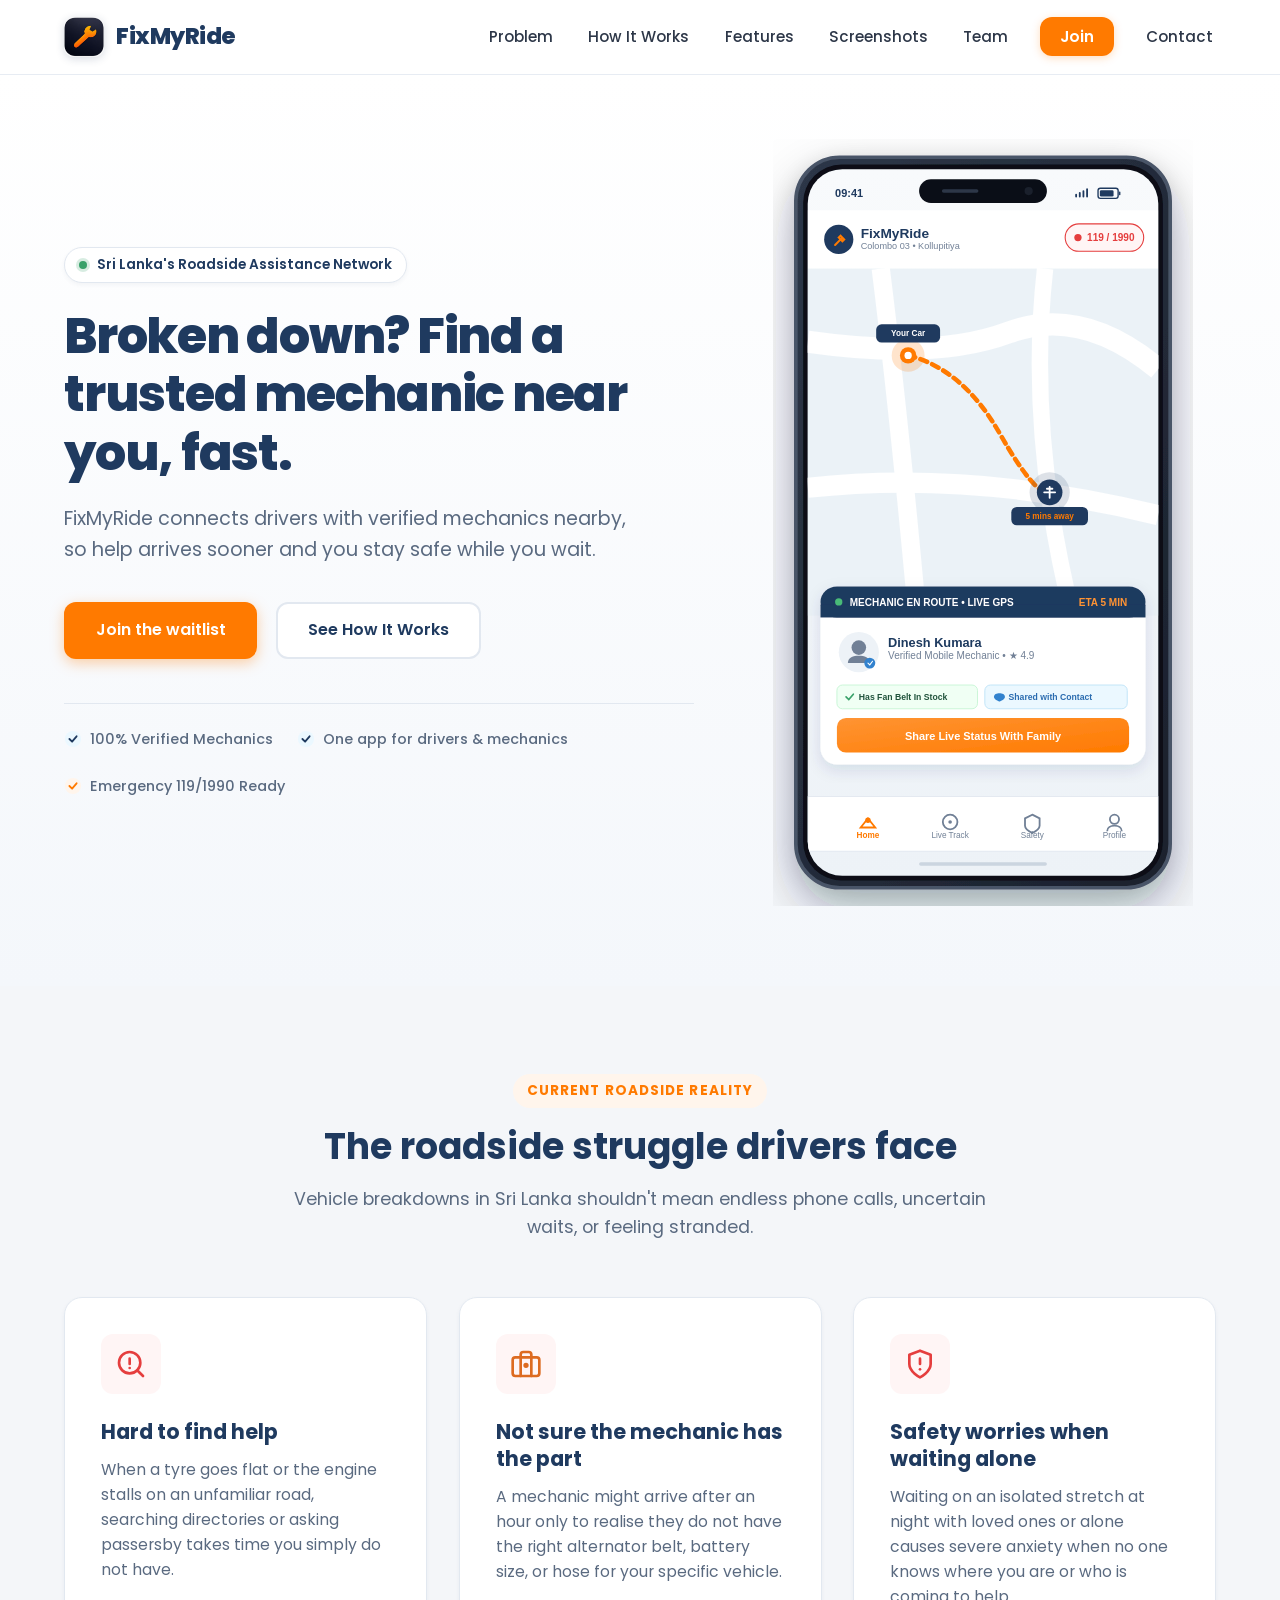
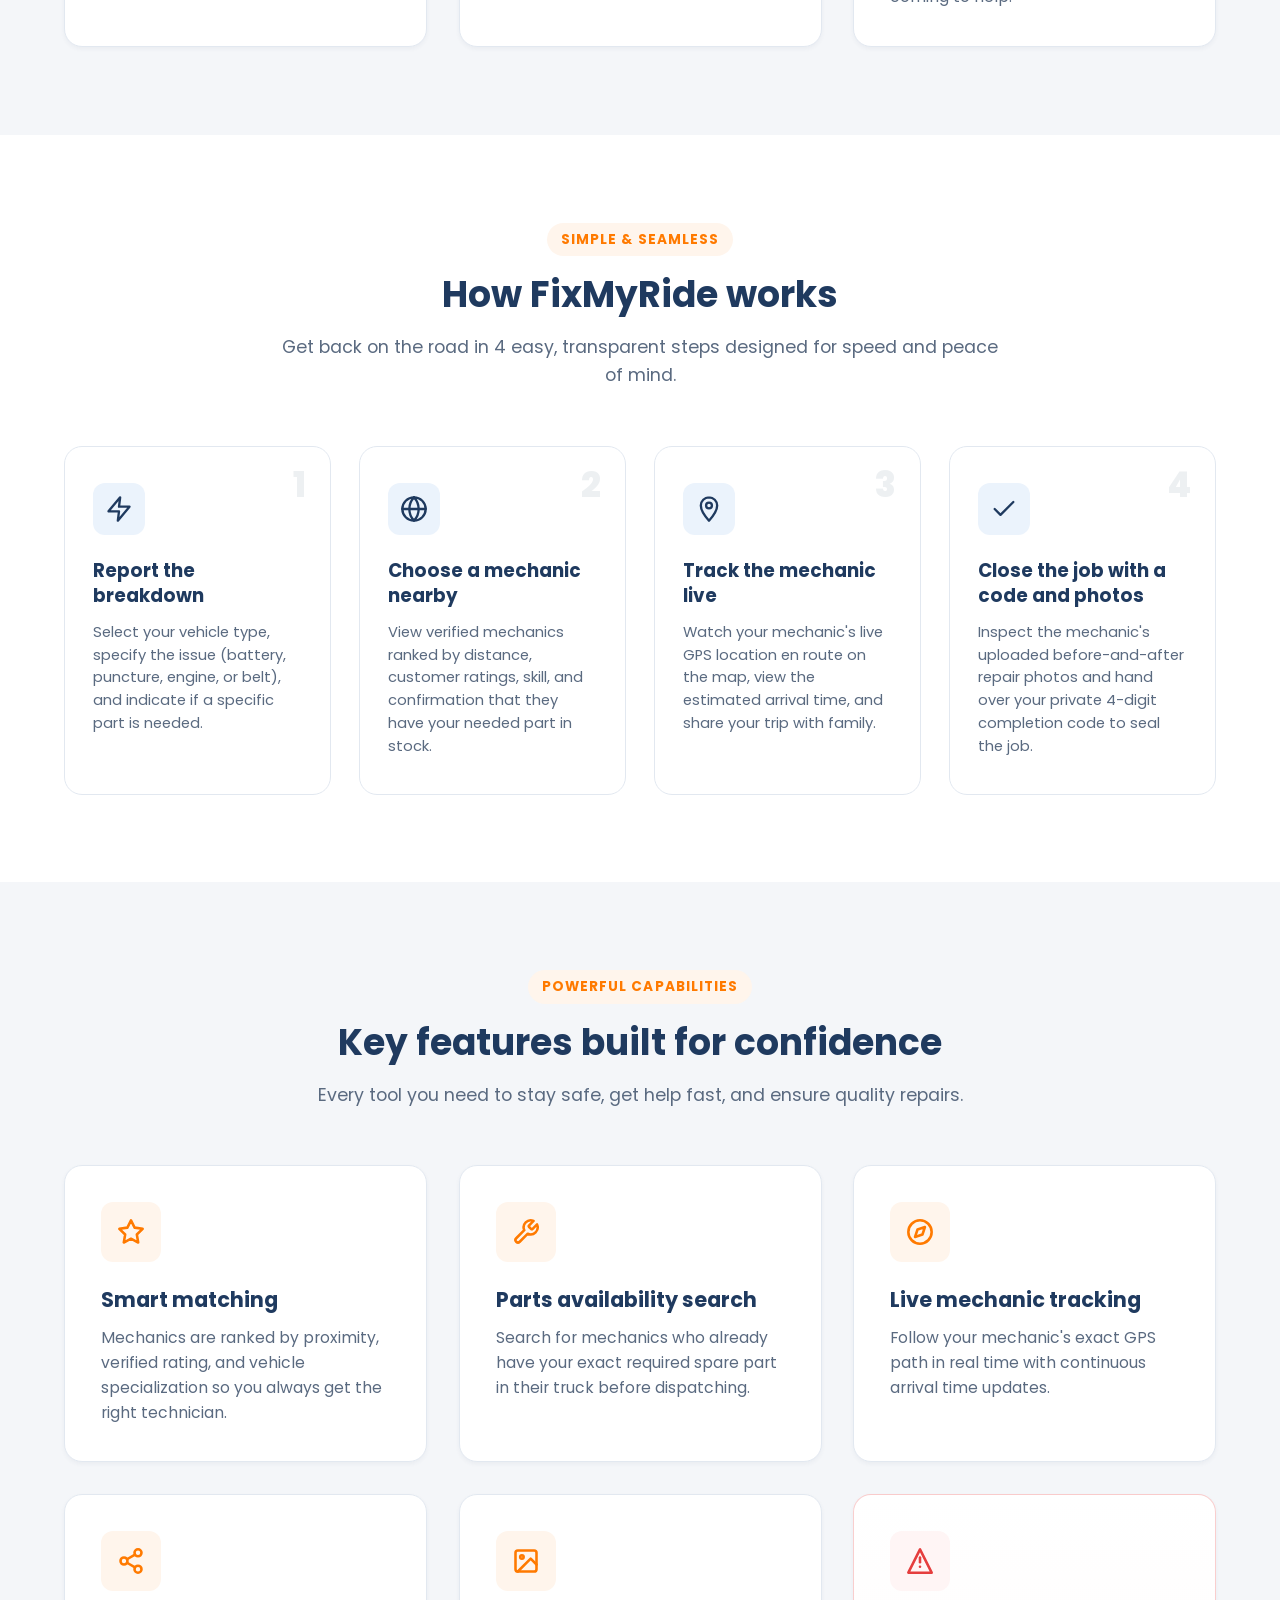
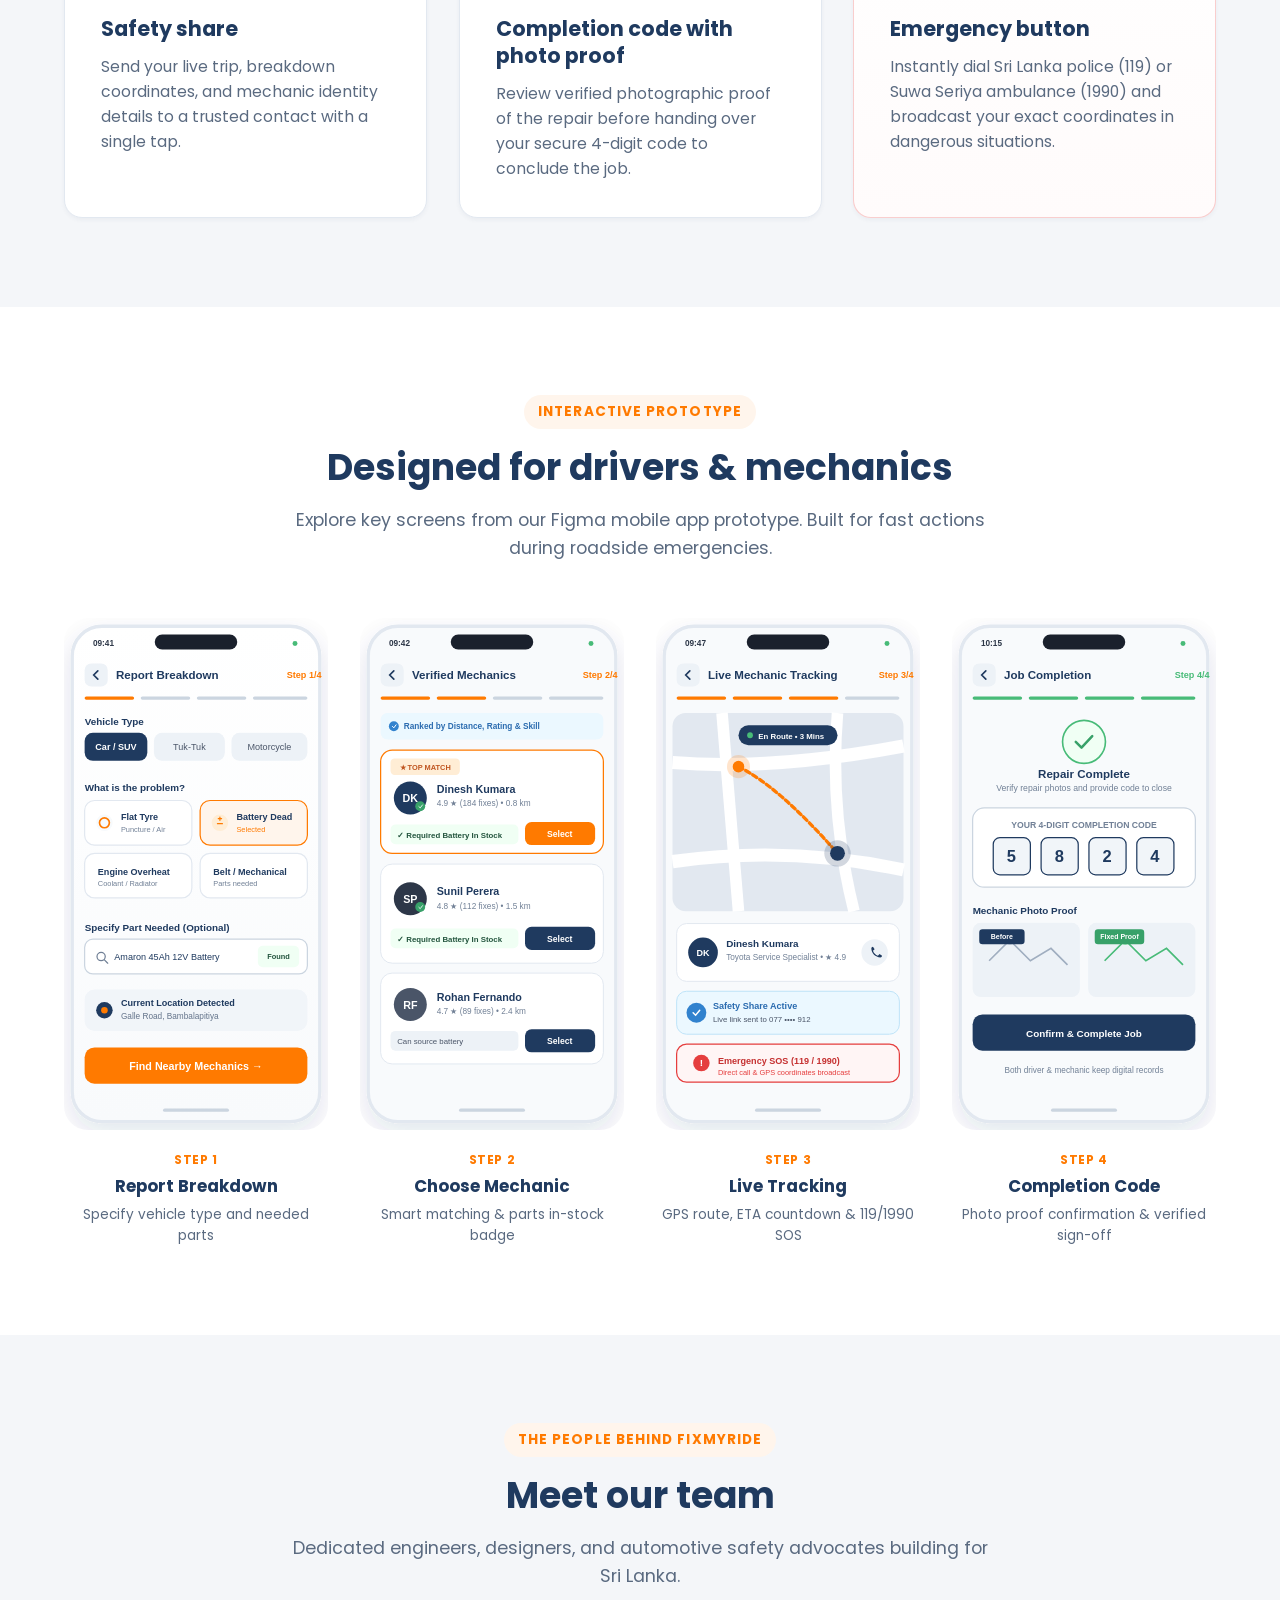
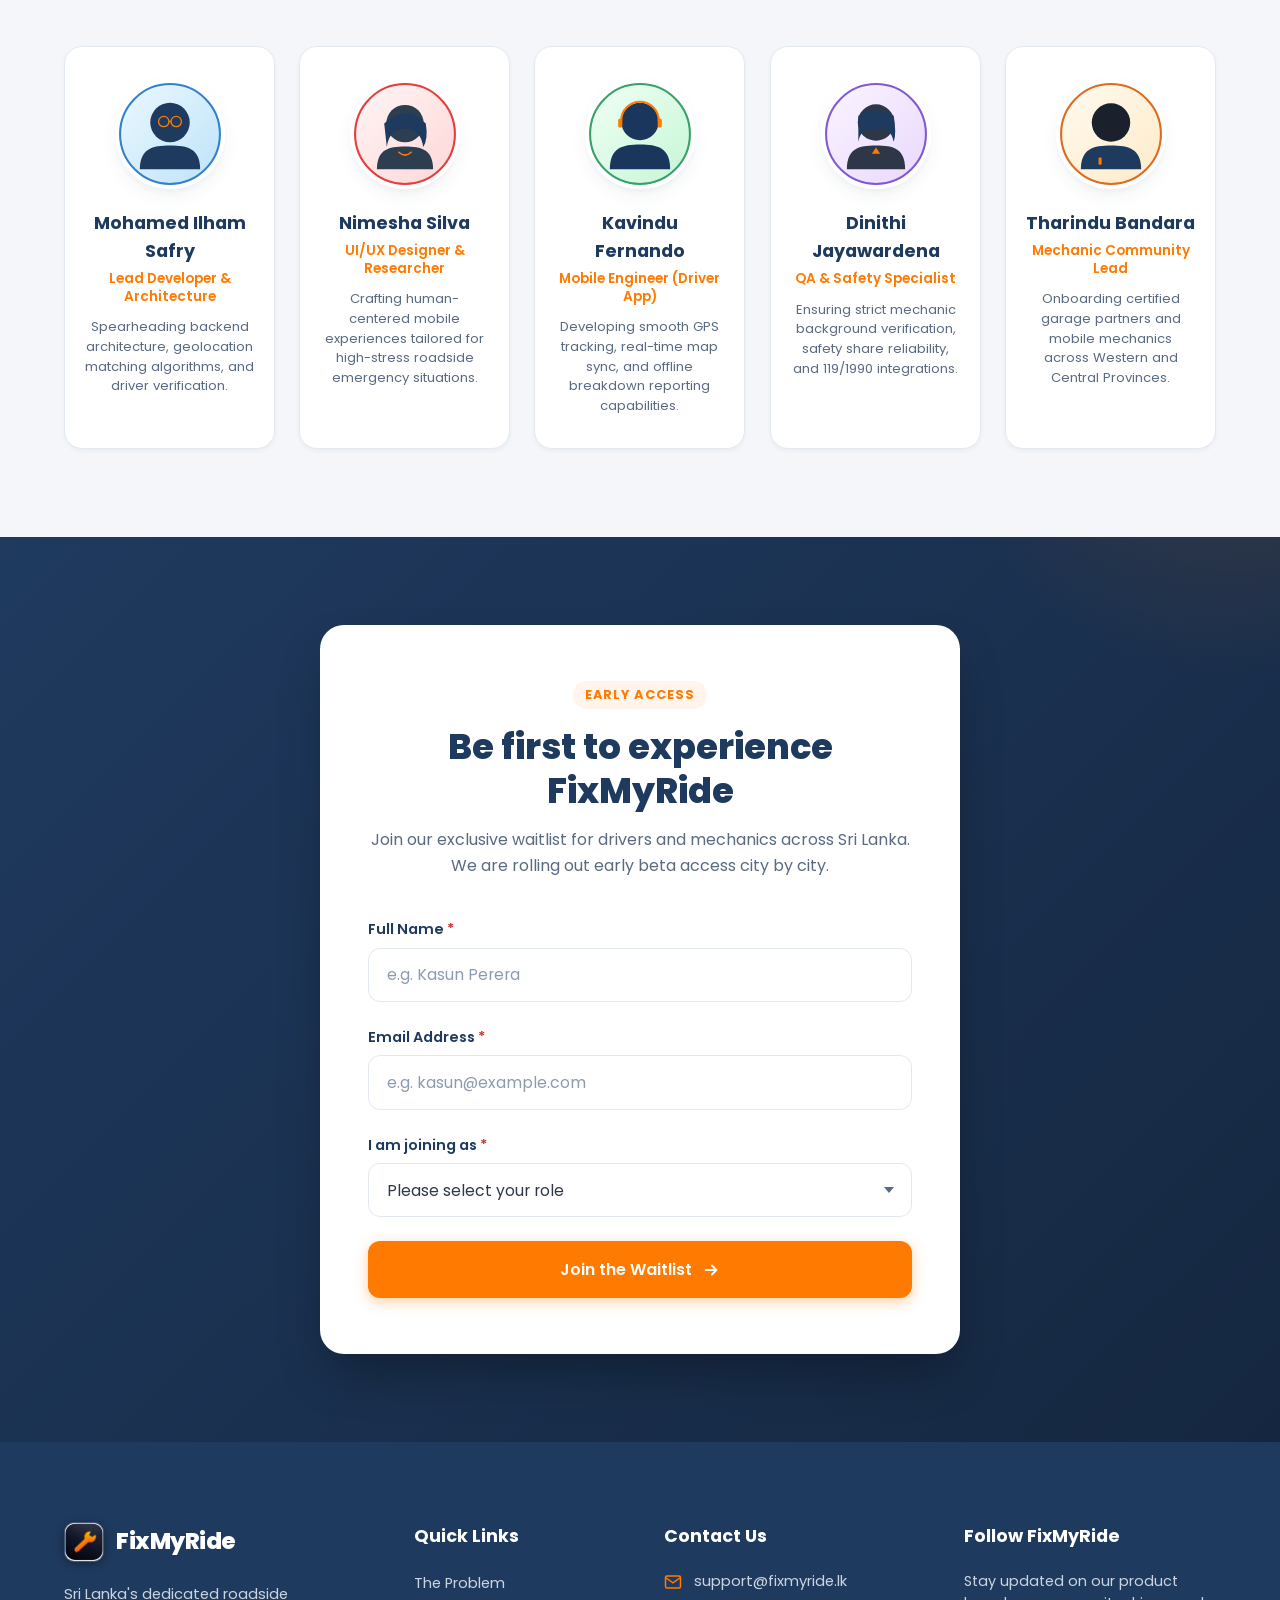
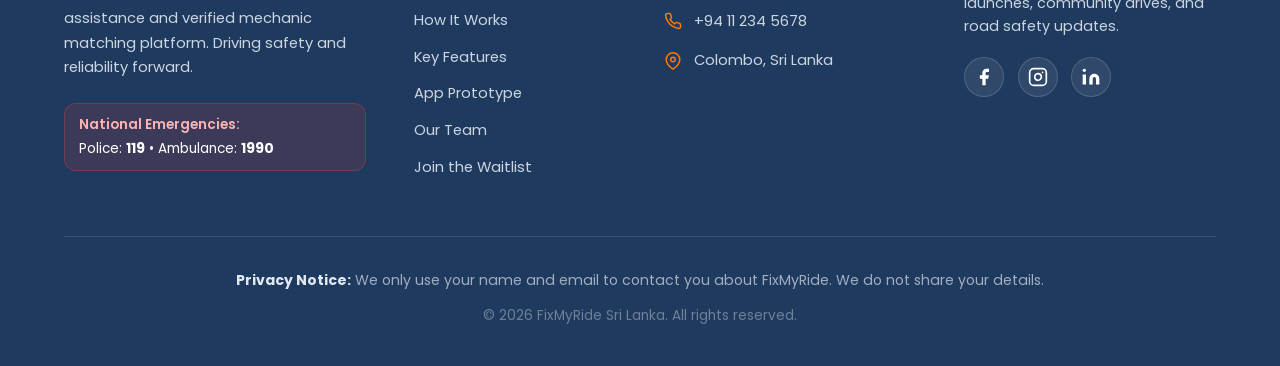
<file: index.html>
<!DOCTYPE html>
<html lang="en">
<head>
  <meta charset="UTF-8">
  <meta name="viewport" content="width=device-width, initial-scale=1.0">
  <meta http-equiv="X-UA-Compatible" content="ie=edge">

  <!-- SEO Meta Tags -->
  <title>FixMyRide | Trusted Mobile Mechanics Near You in Sri Lanka</title>
  <meta name="description" content="FixMyRide connects drivers across Sri Lanka with verified mechanics nearby. Search by parts availability, track your mechanic live, and stay safe with emergency sharing.">
  <meta name="keywords" content="FixMyRide, mobile mechanic Sri Lanka, vehicle breakdown assistance, Colombo roadside help, verified mechanics, parts search, emergency 119">
  <meta name="author" content="FixMyRide Team">

  <!-- Favicon -->
  <link rel="icon" type="image/jpeg" href="images/app-logo.jpeg">
  <link rel="apple-touch-icon" href="images/app-logo.jpeg">

  <!-- Open Graph / Facebook & WhatsApp Preview -->
  <meta property="og:type" content="website">
  <meta property="og:url" content="https://fixmyride.lk/">
  <meta property="og:title" content="FixMyRide | Find a Trusted Mechanic Near You, Fast">
  <meta property="og:description" content="Broken down in Sri Lanka? FixMyRide connects drivers with verified nearby mechanics, parts availability search, live GPS tracking, and safety sharing.">
  <meta property="og:image" content="images/app-logo.jpeg">
  <meta property="og:locale" content="en_LK">

  <!-- Twitter Card Preview -->
  <meta name="twitter:card" content="summary_large_image">
  <meta name="twitter:title" content="FixMyRide | Find a Trusted Mechanic Near You, Fast">
  <meta name="twitter:description" content="FixMyRide connects drivers in Sri Lanka with verified mechanics nearby, parts availability search, and live tracking.">
  <meta name="twitter:image" content="images/app-logo.jpeg">

  <!-- Google Fonts: Poppins (Clean & Friendly) -->
  <link rel="preconnect" href="https://fonts.googleapis.com">
  <link rel="preconnect" href="https://fonts.gstatic.com" crossorigin>
  <link href="https://fonts.googleapis.com/css2?family=Poppins:wght@300;400;500;600;700;800&display=swap" rel="stylesheet">

  <!-- Custom Stylesheet -->
  <!-- Stylesheets (one per member, order matters) -->
  <link rel="stylesheet" href="css/base.css">          <!-- Member 1 -->
  <link rel="stylesheet" href="css/hero.css">          <!-- Member 2 -->
  <link rel="stylesheet" href="css/features.css">      <!-- Member 3 -->
  <link rel="stylesheet" href="css/gallery-team.css">  <!-- Member 4 -->
  <link rel="stylesheet" href="css/form-footer.css">   <!-- Member 5 -->
</head>
<body>

  <!-- ===== MEMBER 2 START: Splash screen ===== -->
  <!-- =========================================================================
       APP SPLASH SCREEN / PRELOADER
       Smooth branded intro screen displaying the FixMyRide app logo on startup.
       ========================================================================= -->
  <div class="splash-screen" id="splash-screen" role="status" aria-live="polite" aria-busy="true">
    <div class="splash-content">
      <div class="splash-logo-wrapper">
        <img src="images/app-logo.jpeg" alt="FixMyRide App Logo" class="splash-logo" width="96" height="96">
        <div class="splash-pulse" aria-hidden="true"></div>
      </div>
      <h2 class="splash-title">FixMyRide</h2>
      <p class="splash-tagline">Sri Lanka's Roadside Assistance Network</p>
      <div class="splash-loader" aria-hidden="true">
        <div class="splash-loader-bar"></div>
      </div>
    </div>
  </div>
  <!-- ===== MEMBER 2 END ===== -->

  <!-- ===== MEMBER 1 START: Skip link & header / navigation ===== -->
  <!-- Accessible Skip Link for Keyboard Navigation -->
  <a href="#main-content" class="skip-link">Skip to main content</a>

  <!-- =====================================================================
       1. NAVIGATION BAR
       Includes text logo with wrench/car icon, section links & mobile menu.
       ===================================================================== -->
  <header class="site-header" id="header">
    <div class="container nav-container">
      <!-- Logo -->
      <a href="#header" class="logo-link" aria-label="FixMyRide Homepage">
        <img src="images/app-logo.jpeg" alt="FixMyRide App Logo" class="brand-logo-img" width="40" height="40">
        <span class="logo-text">FixMyRide</span>
      </a>

      <!-- Mobile Hamburger Button -->
      <button type="button" class="hamburger-btn" id="hamburger-btn" aria-expanded="false" aria-controls="primary-nav" aria-label="Toggle navigation menu">
        <span class="hamburger-bar"></span>
        <span class="hamburger-bar"></span>
        <span class="hamburger-bar"></span>
      </button>

      <!-- Navigation Links -->
      <nav class="primary-nav" id="primary-nav" aria-label="Primary Navigation">
        <ul class="nav-list">
          <li class="nav-item"><a href="#problem" class="nav-link">Problem</a></li>
          <li class="nav-item"><a href="#how-it-works" class="nav-link">How It Works</a></li>
          <li class="nav-item"><a href="#features" class="nav-link">Features</a></li>
          <li class="nav-item"><a href="#screenshots" class="nav-link">Screenshots</a></li>
          <li class="nav-item"><a href="#team" class="nav-link">Team</a></li>
          <li class="nav-item"><a href="#join" class="nav-link nav-btn-highlight">Join</a></li>
          <li class="nav-item"><a href="#contact" class="nav-link">Contact</a></li>
        </ul>
      </nav>
    </div>
  </header>
  <!-- ===== MEMBER 1 END ===== -->

  <!-- Main Content Landmark for Screen Readers -->
  <main id="main-content">

  <!-- ===== MEMBER 2 START: Hero & Problem sections ===== -->
    <!-- =====================================================================
         2. HERO SECTION
         Headline, short sub-headline, CTA waitlist button, and phone mockup.
         ===================================================================== -->
    <section class="hero-section" id="hero">
      <div class="container hero-container">
        <!-- Hero Text Column -->
        <div class="hero-content">
          <div class="hero-badge">
            <span class="badge-dot" aria-hidden="true"></span>
            <span class="badge-text">Sri Lanka's Roadside Assistance Network</span>
          </div>

          <h1 class="hero-headline">
            Broken down? Find a trusted mechanic near you, fast.
          </h1>

          <p class="hero-subheadline">
            FixMyRide connects drivers with verified mechanics nearby, so help arrives sooner and you stay safe while you wait.
          </p>

          <div class="hero-actions">
            <a href="#join" class="btn btn-primary">Join the waitlist</a>
            <a href="#how-it-works" class="btn btn-secondary">See How It Works</a>
          </div>

          <!-- Quick trust indicators -->
          <ul class="hero-trust-list">
            <li class="trust-item">
              <svg class="trust-check" viewBox="0 0 20 20" width="18" height="18" fill="none" aria-hidden="true">
                <circle cx="10" cy="10" r="9" fill="#EBF8FF"/>
                <path d="M6 10 L9 13 L14 7" stroke="#1F3A5F" stroke-width="2" stroke-linecap="round" stroke-linejoin="round"/>
              </svg>
              <span>100% Verified Mechanics</span>
            </li>
            <li class="trust-item">
              <svg class="trust-check" viewBox="0 0 20 20" width="18" height="18" fill="none" aria-hidden="true">
                <circle cx="10" cy="10" r="9" fill="#EBF8FF"/>
                <path d="M6 10 L9 13 L14 7" stroke="#1F3A5F" stroke-width="2" stroke-linecap="round" stroke-linejoin="round"/>
              </svg>
              <span>One app for drivers &amp; mechanics</span>
            </li>
            <li class="trust-item">
              <svg class="trust-check" viewBox="0 0 20 20" width="18" height="18" fill="none" aria-hidden="true">
                <circle cx="10" cy="10" r="9" fill="#FFF5EC"/>
                <path d="M6 10 L9 13 L14 7" stroke="#FF7A00" stroke-width="2" stroke-linecap="round" stroke-linejoin="round"/>
              </svg>
              <span>Emergency 119/1990 Ready</span>
            </li>
          </ul>
        </div>

        <!-- Hero Phone Mockup Column -->
        <div class="hero-visual">
          <div class="phone-mockup-wrapper">
            <img src="images/hero-mockup.svg" 
                 alt="Phone mockup illustrating FixMyRide mobile app showing verified mechanic en route on a live map in Sri Lanka" 
                 class="hero-mockup-img" 
                 width="460" 
                 height="840" 
                 loading="eager">
          </div>
        </div>
      </div>
    </section>

    <!-- =====================================================================
         3. THE PROBLEM SECTION
         Three short cards highlighting real roadside struggles in Sri Lanka.
         ===================================================================== -->
    <section class="problem-section section-padding bg-light" id="problem">
      <div class="container">
        <div class="section-header text-center">
          <p class="section-tag">Current Roadside Reality</p>
          <h2 class="section-title">The roadside struggle drivers face</h2>
          <p class="section-subtitle">Vehicle breakdowns in Sri Lanka shouldn't mean endless phone calls, uncertain waits, or feeling stranded.</p>
        </div>

        <div class="cards-grid problem-grid">
          <!-- Problem Card 1 -->
          <article class="card problem-card">
            <div class="card-icon-box problem-icon-box" aria-hidden="true">
              <svg viewBox="0 0 24 24" width="32" height="32" fill="none" stroke="#E53E3E" stroke-width="2" stroke-linecap="round" stroke-linejoin="round">
                <circle cx="11" cy="11" r="8"/>
                <line x1="21" y1="21" x2="16.65" y2="16.65"/>
                <line x1="11" y1="8" x2="11" y2="12"/>
                <line x1="11" y1="15" x2="11.01" y2="15"/>
              </svg>
            </div>
            <h3 class="card-title">Hard to find help</h3>
            <p class="card-text">
              When a tyre goes flat or the engine stalls on an unfamiliar road, searching directories or asking passersby takes time you simply do not have.
            </p>
          </article>

          <!-- Problem Card 2 -->
          <article class="card problem-card">
            <div class="card-icon-box problem-icon-box" aria-hidden="true">
              <svg viewBox="0 0 24 24" width="32" height="32" fill="none" stroke="#DD6B20" stroke-width="2" stroke-linecap="round" stroke-linejoin="round">
                <rect x="2" y="7" width="20" height="14" rx="2" ry="2"/>
                <path d="M16 21V5a2 2 0 0 0-2-2h-4a2 2 0 0 0-2 2v16"/>
                <circle cx="12" cy="13" r="1"/>
              </svg>
            </div>
            <h3 class="card-title">Not sure the mechanic has the part</h3>
            <p class="card-text">
              A mechanic might arrive after an hour only to realise they do not have the right alternator belt, battery size, or hose for your specific vehicle.
            </p>
          </article>

          <!-- Problem Card 3 -->
          <article class="card problem-card">
            <div class="card-icon-box problem-icon-box" aria-hidden="true">
              <svg viewBox="0 0 24 24" width="32" height="32" fill="none" stroke="#E53E3E" stroke-width="2" stroke-linecap="round" stroke-linejoin="round">
                <path d="M12 22s8-4 8-10V5l-8-3-8 3v7c0 6 8 10 8 10z"/>
                <line x1="12" y1="8" x2="12" y2="12"/>
                <line x1="12" y1="16" x2="12.01" y2="16"/>
              </svg>
            </div>
            <h3 class="card-title">Safety worries when waiting alone</h3>
            <p class="card-text">
              Waiting on an isolated stretch at night with loved ones or alone causes severe anxiety when no one knows where you are or who is coming to help.
            </p>
          </article>
        </div>
      </div>
    </section>
  <!-- ===== MEMBER 2 END ===== -->

  <!-- ===== MEMBER 3 START: How It Works & Features sections ===== -->
    <!-- =====================================================================
         4. HOW IT WORKS SECTION
         4 simple steps: Report, Choose, Track, Close.
         ===================================================================== -->
    <section class="steps-section section-padding" id="how-it-works">
      <div class="container">
        <div class="section-header text-center">
          <p class="section-tag">Simple &amp; Seamless</p>
          <h2 class="section-title">How FixMyRide works</h2>
          <p class="section-subtitle">Get back on the road in 4 easy, transparent steps designed for speed and peace of mind.</p>
        </div>

        <div class="steps-grid">
          <!-- Step 1 -->
          <div class="step-card">
            <div class="step-number" aria-hidden="true">1</div>
            <div class="step-icon-wrapper" aria-hidden="true">
              <svg viewBox="0 0 24 24" width="28" height="28" fill="none" stroke="#1F3A5F" stroke-width="2" stroke-linecap="round" stroke-linejoin="round">
                <polygon points="13 2 3 14 12 14 11 22 21 10 12 10 13 2"/>
              </svg>
            </div>
            <h3 class="step-title">Report the breakdown</h3>
            <p class="step-text">
              Select your vehicle type, specify the issue (battery, puncture, engine, or belt), and indicate if a specific part is needed.
            </p>
          </div>

          <!-- Step 2 -->
          <div class="step-card">
            <div class="step-number" aria-hidden="true">2</div>
            <div class="step-icon-wrapper" aria-hidden="true">
              <svg viewBox="0 0 24 24" width="28" height="28" fill="none" stroke="#1F3A5F" stroke-width="2" stroke-linecap="round" stroke-linejoin="round">
                <circle cx="12" cy="12" r="10"/>
                <path d="M12 2a14.5 14.5 0 0 0 0 20 14.5 14.5 0 0 0 0-20"/>
                <path d="M2 12h20"/>
              </svg>
            </div>
            <h3 class="step-title">Choose a mechanic nearby</h3>
            <p class="step-text">
              View verified mechanics ranked by distance, customer ratings, skill, and confirmation that they have your needed part in stock.
            </p>
          </div>

          <!-- Step 3 -->
          <div class="step-card">
            <div class="step-number" aria-hidden="true">3</div>
            <div class="step-icon-wrapper" aria-hidden="true">
              <svg viewBox="0 0 24 24" width="28" height="28" fill="none" stroke="#1F3A5F" stroke-width="2" stroke-linecap="round" stroke-linejoin="round">
                <path d="M12 2C8.13 2 5 5.13 5 9c0 5.25 7 13 7 13s7-7.75 7-13c0-3.87-3.13-7-7-7z"/>
                <circle cx="12" cy="9" r="2.5"/>
              </svg>
            </div>
            <h3 class="step-title">Track the mechanic live</h3>
            <p class="step-text">
              Watch your mechanic's live GPS location en route on the map, view the estimated arrival time, and share your trip with family.
            </p>
          </div>

          <!-- Step 4 -->
          <div class="step-card">
            <div class="step-number" aria-hidden="true">4</div>
            <div class="step-icon-wrapper" aria-hidden="true">
              <svg viewBox="0 0 24 24" width="28" height="28" fill="none" stroke="#1F3A5F" stroke-width="2" stroke-linecap="round" stroke-linejoin="round">
                <polyline points="20 6 9 17 4 12"/>
              </svg>
            </div>
            <h3 class="step-title">Close the job with a code and photos</h3>
            <p class="step-text">
              Inspect the mechanic's uploaded before-and-after repair photos and hand over your private 4-digit completion code to seal the job.
            </p>
          </div>
        </div>
      </div>
    </section>

    <!-- =====================================================================
         5. KEY FEATURES SECTION
         Cards with icon, title, and one short sentence.
         ===================================================================== -->
    <section class="features-section section-padding bg-light" id="features">
      <div class="container">
        <div class="section-header text-center">
          <p class="section-tag">Powerful Capabilities</p>
          <h2 class="section-title">Key features built for confidence</h2>
          <p class="section-subtitle">Every tool you need to stay safe, get help fast, and ensure quality repairs.</p>
        </div>

        <div class="cards-grid features-grid">
          <!-- Feature 1: Smart matching -->
          <article class="card feature-card">
            <div class="card-icon-box feature-icon-box" aria-hidden="true">
              <svg viewBox="0 0 24 24" width="28" height="28" fill="none" stroke="#FF7A00" stroke-width="2.2" stroke-linecap="round" stroke-linejoin="round">
                <polygon points="12 2 15.09 8.26 22 9.27 17 14.14 18.18 21.02 12 17.77 5.82 21.02 7 14.14 2 9.27 8.91 8.26 12 2"/>
              </svg>
            </div>
            <h3 class="card-title">Smart matching</h3>
            <p class="card-text">
              Mechanics are ranked by proximity, verified rating, and vehicle specialization so you always get the right technician.
            </p>
          </article>

          <!-- Feature 2: Parts availability search -->
          <article class="card feature-card">
            <div class="card-icon-box feature-icon-box" aria-hidden="true">
              <svg viewBox="0 0 24 24" width="28" height="28" fill="none" stroke="#FF7A00" stroke-width="2.2" stroke-linecap="round" stroke-linejoin="round">
                <path d="M14.7 6.3a1 1 0 0 0 0 1.4l1.6 1.6a1 1 0 0 0 1.4 0l3.77-3.77a6 6 0 0 1-7.94 7.94l-6.91 6.91a2.12 2.12 0 0 1-3-3l6.91-6.91a6 6 0 0 1 7.94-7.94l-3.76 3.76z"/>
              </svg>
            </div>
            <h3 class="card-title">Parts availability search</h3>
            <p class="card-text">
              Search for mechanics who already have your exact required spare part in their truck before dispatching.
            </p>
          </article>

          <!-- Feature 3: Live mechanic tracking -->
          <article class="card feature-card">
            <div class="card-icon-box feature-icon-box" aria-hidden="true">
              <svg viewBox="0 0 24 24" width="28" height="28" fill="none" stroke="#FF7A00" stroke-width="2.2" stroke-linecap="round" stroke-linejoin="round">
                <circle cx="12" cy="12" r="10"/>
                <polygon points="16.24 7.76 14.12 14.12 7.76 16.24 9.88 9.88 16.24 7.76"/>
              </svg>
            </div>
            <h3 class="card-title">Live mechanic tracking</h3>
            <p class="card-text">
              Follow your mechanic's exact GPS path in real time with continuous arrival time updates.
            </p>
          </article>

          <!-- Feature 4: Safety share -->
          <article class="card feature-card">
            <div class="card-icon-box feature-icon-box" aria-hidden="true">
              <svg viewBox="0 0 24 24" width="28" height="28" fill="none" stroke="#FF7A00" stroke-width="2.2" stroke-linecap="round" stroke-linejoin="round">
                <circle cx="18" cy="5" r="3"/>
                <circle cx="6" cy="12" r="3"/>
                <circle cx="18" cy="19" r="3"/>
                <line x1="8.59" y1="13.51" x2="15.42" y2="17.49"/>
                <line x1="15.41" y1="6.51" x2="8.59" y2="10.49"/>
              </svg>
            </div>
            <h3 class="card-title">Safety share</h3>
            <p class="card-text">
              Send your live trip, breakdown coordinates, and mechanic identity details to a trusted contact with a single tap.
            </p>
          </article>

          <!-- Feature 5: Completion code with photo proof -->
          <article class="card feature-card">
            <div class="card-icon-box feature-icon-box" aria-hidden="true">
              <svg viewBox="0 0 24 24" width="28" height="28" fill="none" stroke="#FF7A00" stroke-width="2.2" stroke-linecap="round" stroke-linejoin="round">
                <rect x="3" y="3" width="18" height="18" rx="2" ry="2"/>
                <circle cx="8.5" cy="8.5" r="1.5"/>
                <polyline points="21 15 16 10 5 21"/>
              </svg>
            </div>
            <h3 class="card-title">Completion code with photo proof</h3>
            <p class="card-text">
              Review verified photographic proof of the repair before handing over your secure 4-digit code to conclude the job.
            </p>
          </article>

          <!-- Feature 6: Emergency button -->
          <article class="card feature-card feature-card-highlight">
            <div class="card-icon-box feature-icon-box alert-icon" aria-hidden="true">
              <svg viewBox="0 0 24 24" width="28" height="28" fill="none" stroke="#E53E3E" stroke-width="2.2" stroke-linecap="round" stroke-linejoin="round">
                <polygon points="12 2 2 22 22 22 12 2"/>
                <line x1="12" y1="9" x2="12" y2="13"/>
                <line x1="12" y1="17" x2="12.01" y2="17"/>
              </svg>
            </div>
            <h3 class="card-title">Emergency button</h3>
            <p class="card-text">
              Instantly dial Sri Lanka police (119) or Suwa Seriya ambulance (1990) and broadcast your exact coordinates in dangerous situations.
            </p>
          </article>
        </div>
      </div>
    </section>
  <!-- ===== MEMBER 3 END ===== -->

  <!-- ===== MEMBER 4 START: Screenshots & Team sections ===== -->
    <!-- =====================================================================
         6. APP SCREENSHOTS SECTION
         A row of 4 prototype phone-screen placeholder images (easily replaceable).
         ===================================================================== -->
    <section class="screenshots-section section-padding" id="screenshots">
      <div class="container">
        <div class="section-header text-center">
          <p class="section-tag">Interactive Prototype</p>
          <h2 class="section-title">Designed for drivers &amp; mechanics</h2>
          <p class="section-subtitle">Explore key screens from our Figma mobile app prototype. Built for fast actions during roadside emergencies.</p>
        </div>

        <!-- Figma Replacement Notice for Students -->
        <!-- STUDENT NOTE: You can replace the SVG files in the images/ folder with your own Figma export PNGs/JPEGs -->
        <div class="screenshots-grid">
          <!-- Screenshot 1 -->
          <figure class="screenshot-item">
            <div class="screenshot-frame">
              <img src="images/screenshot-1-breakdown.svg" 
                   alt="FixMyRide prototype screen 1: Report vehicle breakdown and search for spare parts" 
                   class="screenshot-img" 
                   width="320" 
                   height="620" 
                   loading="lazy">
            </div>
            <figcaption class="screenshot-caption">
              <span class="screenshot-step-tag">Step 1</span>
              <strong class="screenshot-label">Report Breakdown</strong>
              <p class="screenshot-desc">Specify vehicle type and needed parts</p>
            </figcaption>
          </figure>

          <!-- Screenshot 2 -->
          <figure class="screenshot-item">
            <div class="screenshot-frame">
              <img src="images/screenshot-2-mechanics.svg" 
                   alt="FixMyRide prototype screen 2: View verified mechanics nearby ranked by distance and rating" 
                   class="screenshot-img" 
                   width="320" 
                   height="620" 
                   loading="lazy">
            </div>
            <figcaption class="screenshot-caption">
              <span class="screenshot-step-tag">Step 2</span>
              <strong class="screenshot-label">Choose Mechanic</strong>
              <p class="screenshot-desc">Smart matching &amp; parts in-stock badge</p>
            </figcaption>
          </figure>

          <!-- Screenshot 3 -->
          <figure class="screenshot-item">
            <div class="screenshot-frame">
              <img src="images/screenshot-3-tracking.svg" 
                   alt="FixMyRide prototype screen 3: Live GPS tracking of mechanic en route and safety share button" 
                   class="screenshot-img" 
                   width="320" 
                   height="620" 
                   loading="lazy">
            </div>
            <figcaption class="screenshot-caption">
              <span class="screenshot-step-tag">Step 3</span>
              <strong class="screenshot-label">Live Tracking</strong>
              <p class="screenshot-desc">GPS route, ETA countdown &amp; 119/1990 SOS</p>
            </figcaption>
          </figure>

          <!-- Screenshot 4 -->
          <figure class="screenshot-item">
            <div class="screenshot-frame">
              <img src="images/screenshot-4-completion.svg" 
                   alt="FixMyRide prototype screen 4: Close job with 4-digit code and mechanic photo proof" 
                   class="screenshot-img" 
                   width="320" 
                   height="620" 
                   loading="lazy">
            </div>
            <figcaption class="screenshot-caption">
              <span class="screenshot-step-tag">Step 4</span>
              <strong class="screenshot-label">Completion Code</strong>
              <p class="screenshot-desc">Photo proof confirmation &amp; verified sign-off</p>
            </figcaption>
          </figure>
        </div>
      </div>
    </section>

    <!-- =====================================================================
         7. TEAM SECTION
         5 member cards with photo placeholder, name and role.
         ===================================================================== -->
    <section class="team-section section-padding bg-light" id="team">
      <div class="container">
        <div class="section-header text-center">
          <p class="section-tag">The People Behind FixMyRide</p>
          <h2 class="section-title">Meet our team</h2>
          <p class="section-subtitle">Dedicated engineers, designers, and automotive safety advocates building for Sri Lanka.</p>
        </div>

        <!-- STUDENT INSTRUCTION: Edit the names and roles below to match your group members -->
        <div class="team-grid">
          <!-- Member 1 -->
          <article class="card team-card">
            <div class="team-avatar-box">
              <img src="images/team-1.svg" 
                   alt="Photo of Alex Perera, Project Lead and System Architect" 
                   class="team-avatar-img" 
                   width="140" 
                   height="140" 
                   loading="lazy">
            </div>
            <div class="team-info">
              <!-- Name 1 - Role -->
              <h3 class="team-name">Mohamed Ilham Safry</h3>
              <p class="team-role">Lead Developer &amp; Architecture</p>
              <p class="team-bio">Spearheading backend architecture, geolocation matching algorithms, and driver verification.</p>
            </div>
          </article>

          <!-- Member 2 -->
          <article class="card team-card">
            <div class="team-avatar-box">
              <img src="images/team-2.svg" 
                   alt="Photo of Nimesha Silva, UI/UX Designer" 
                   class="team-avatar-img" 
                   width="140" 
                   height="140" 
                   loading="lazy">
            </div>
            <div class="team-info">
              <!-- Name 2 - Role -->
              <h3 class="team-name">Nimesha Silva</h3>
              <p class="team-role">UI/UX Designer &amp; Researcher</p>
              <p class="team-bio">Crafting human-centered mobile experiences tailored for high-stress roadside emergency situations.</p>
            </div>
          </article>

          <!-- Member 3 -->
          <article class="card team-card">
            <div class="team-avatar-box">
              <img src="images/team-3.svg" 
                   alt="Photo of Kavindu Fernando, Mobile Engineer" 
                   class="team-avatar-img" 
                   width="140" 
                   height="140" 
                   loading="lazy">
            </div>
            <div class="team-info">
              <!-- Name 3 - Role -->
              <h3 class="team-name">Kavindu Fernando</h3>
              <p class="team-role">Mobile Engineer (Driver App)</p>
              <p class="team-bio">Developing smooth GPS tracking, real-time map sync, and offline breakdown reporting capabilities.</p>
            </div>
          </article>

          <!-- Member 4 -->
          <article class="card team-card">
            <div class="team-avatar-box">
              <img src="images/team-4.svg" 
                   alt="Photo of Dinithi Jayawardena, QA and Safety Specialist" 
                   class="team-avatar-img" 
                   width="140" 
                   height="140" 
                   loading="lazy">
            </div>
            <div class="team-info">
              <!-- Name 4 - Role -->
              <h3 class="team-name">Dinithi Jayawardena</h3>
              <p class="team-role">QA &amp; Safety Specialist</p>
              <p class="team-bio">Ensuring strict mechanic background verification, safety share reliability, and 119/1990 integrations.</p>
            </div>
          </article>

          <!-- Member 5 -->
          <article class="card team-card">
            <div class="team-avatar-box">
              <img src="images/team-5.svg" 
                   alt="Photo of Tharindu Bandara, Mechanic Community Coordinator" 
                   class="team-avatar-img" 
                   width="140" 
                   height="140" 
                   loading="lazy">
            </div>
            <div class="team-info">
              <!-- Name 5 - Role -->
              <h3 class="team-name">Tharindu Bandara</h3>
              <p class="team-role">Mechanic Community Lead</p>
              <p class="team-bio">Onboarding certified garage partners and mobile mechanics across Western and Central Provinces.</p>
            </div>
          </article>
        </div>
      </div>
    </section>
  <!-- ===== MEMBER 4 END ===== -->

  <!-- ===== MEMBER 5 START: Waitlist form section ===== -->
    <!-- =====================================================================
         8. CALL TO ACTION / WAITLIST FORM SECTION
         Waitlist form with name, email, role dropdown, JS validation & success msg.
         ===================================================================== -->
    <section class="cta-section section-padding" id="join">
      <div class="container cta-container">
        <div class="cta-card">
          <div class="cta-header text-center">
            <span class="cta-badge">Early Access</span>
            <h2 class="cta-title">Be first to experience FixMyRide</h2>
            <p class="cta-subtitle">
              Join our exclusive waitlist for drivers and mechanics across Sri Lanka. We are rolling out early beta access city by city.
            </p>
          </div>

          <!--
            STUDENT BACKEND INTEGRATION NOTE:
            This form is currently processed on the client side with JavaScript.
            To connect a backend service later:
            1. Formspree: Add action="https://formspree.io/f/YOUR_FORM_ID" method="POST"
            2. Google Forms: Map form fields to entry.XXXXX IDs and submit to formResponse
            3. Custom API: In js/form.js, replace the simulation with fetch('/api/waitlist', {...})
          -->
          <form class="waitlist-form" id="waitlist-form" novalidate>
            <!-- Name Field -->
            <div class="form-group">
              <label for="fullname" class="form-label">Full Name <span class="required-star" aria-hidden="true">*</span></label>
              <input type="text" 
                     id="fullname" 
                     name="fullname" 
                     class="form-input" 
                     placeholder="e.g. Kasun Perera" 
                     required 
                     aria-required="true"
                     aria-describedby="name-error">
              <span class="error-message" id="name-error" role="alert">Please enter your full name.</span>
            </div>

            <!-- Email Field -->
            <div class="form-group">
              <label for="email" class="form-label">Email Address <span class="required-star" aria-hidden="true">*</span></label>
              <input type="email" 
                     id="email" 
                     name="email" 
                     class="form-input" 
                     placeholder="e.g. kasun@example.com" 
                     required 
                     aria-required="true"
                     aria-describedby="email-error">
              <span class="error-message" id="email-error" role="alert">Please enter a valid email address.</span>
            </div>

            <!-- User Role Dropdown -->
            <div class="form-group">
              <label for="user-role" class="form-label">I am joining as <span class="required-star" aria-hidden="true">*</span></label>
              <div class="select-wrapper">
                <select id="user-role" 
                        name="user-role" 
                        class="form-select" 
                        required 
                        aria-required="true"
                        aria-describedby="role-error">
                  <option value="" disabled selected>Please select your role</option>
                  <option value="driver">I am a driver</option>
                  <option value="mechanic">I am a mechanic</option>
                </select>
              </div>
              <span class="error-message" id="role-error" role="alert">Please select whether you are a driver or mechanic.</span>
            </div>

            <!-- Submit Button -->
            <button type="submit" class="btn btn-primary btn-block" id="waitlist-submit-btn">
              <span class="btn-text">Join the Waitlist</span>
              <svg class="btn-icon" viewBox="0 0 20 20" width="18" height="18" fill="none" aria-hidden="true">
                <path d="M4 10H16M16 10L11 5M16 10L11 15" stroke="currentColor" stroke-width="2" stroke-linecap="round" stroke-linejoin="round"/>
              </svg>
            </button>
          </form>

          <!-- Accessible Live Region for Success Message -->
          <div class="form-success-banner" id="form-success" role="status" aria-live="polite">
            <div class="success-icon-box" aria-hidden="true">
              <svg viewBox="0 0 24 24" width="32" height="32" fill="none" stroke="#22543D" stroke-width="2.5" stroke-linecap="round" stroke-linejoin="round">
                <path d="M22 11.08V12a10 10 0 1 1-5.93-9.14"/>
                <polyline points="22 4 12 14.01 9 11.01"/>
              </svg>
            </div>
            <div class="success-content">
              <h3 class="success-title">You're on the waitlist!</h3>
              <p class="success-message" id="success-message-text">
                Thank you for signing up. We will notify you as soon as early access opens in your area.
              </p>
              <button type="button" class="btn-text-link" id="reset-form-btn">Register another member</button>
            </div>
          </div>
        </div>
      </div>
    </section>
  <!-- ===== MEMBER 5 END ===== -->

  </main>

  <!-- ===== MEMBER 5 START: Footer / contact ===== -->
  <!-- =====================================================================
       9. CONTACT AND FOOTER SECTION
       Email, phone, social links, privacy notice, and copyright.
       ===================================================================== -->
  <footer class="site-footer" id="contact">
    <div class="container footer-container">
      <div class="footer-grid">
        <!-- Brand & Mission Column -->
        <div class="footer-col footer-brand-col">
          <a href="#header" class="logo-link logo-footer" aria-label="FixMyRide Homepage">
            <img src="images/app-logo.jpeg" alt="FixMyRide App Logo" class="brand-logo-img brand-logo-footer" width="40" height="40">
            <span class="logo-text text-white">FixMyRide</span>
          </a>
          <p class="footer-tagline">
            Sri Lanka's dedicated roadside assistance and verified mechanic matching platform. Driving safety and reliability forward.
          </p>
          <div class="emergency-badge">
            <span class="emergency-label">National Emergencies:</span>
            <span class="emergency-numbers">Police: <strong>119</strong> &bull; Ambulance: <strong>1990</strong></span>
          </div>
        </div>

        <!-- Quick Navigation Links -->
        <div class="footer-col">
          <h3 class="footer-heading">Quick Links</h3>
          <ul class="footer-links-list">
            <li><a href="#problem">The Problem</a></li>
            <li><a href="#how-it-works">How It Works</a></li>
            <li><a href="#features">Key Features</a></li>
            <li><a href="#screenshots">App Prototype</a></li>
            <li><a href="#team">Our Team</a></li>
            <li><a href="#join">Join the Waitlist</a></li>
          </ul>
        </div>

        <!-- Contact Information Column -->
        <div class="footer-col">
          <h3 class="footer-heading">Contact Us</h3>
          <ul class="footer-contact-list">
            <li class="contact-item">
              <svg class="contact-icon" viewBox="0 0 24 24" width="18" height="18" fill="none" stroke="#FF7A00" stroke-width="2" aria-hidden="true">
                <path d="M4 4h16c1.1 0 2 .9 2 2v12c0 1.1-.9 2-2 2H4c-1.1 0-2-.9-2-2V6c0-1.1.9-2 2-2z"/>
                <polyline points="22,6 12,13 2,6"/>
              </svg>
              <!-- Editable Email Placeholder -->
              <a href="mailto:support@fixmyride.lk" class="contact-link">support@fixmyride.lk</a>
            </li>
            <li class="contact-item">
              <svg class="contact-icon" viewBox="0 0 24 24" width="18" height="18" fill="none" stroke="#FF7A00" stroke-width="2" aria-hidden="true">
                <path d="M22 16.92v3a2 2 0 0 1-2.18 2 19.79 19.79 0 0 1-8.63-3.07 19.5 19.5 0 0 1-6-6 19.79 19.79 0 0 1-3.07-8.67A2 2 0 0 1 4.11 2h3a2 2 0 0 1 2 1.72 12.84 12.84 0 0 0 .7 2.81 2 2 0 0 1-.45 2.11L8.09 9.91a16 16 0 0 0 6 6l1.27-1.27a2 2 0 0 1 2.11-.45 12.84 12.84 0 0 0 2.81.7A2 2 0 0 1 22 16.92z"/>
              </svg>
              <!-- Editable Phone Placeholder -->
              <a href="tel:+94112345678" class="contact-link">+94 11 234 5678</a>
            </li>
            <li class="contact-item">
              <svg class="contact-icon" viewBox="0 0 24 24" width="18" height="18" fill="none" stroke="#FF7A00" stroke-width="2" aria-hidden="true">
                <path d="M21 10c0 7-9 13-9 13s-9-6-9-13a9 9 0 0 1 18 0z"/>
                <circle cx="12" cy="10" r="3"/>
              </svg>
              <span class="contact-text">Colombo, Sri Lanka</span>
            </li>
          </ul>
        </div>

        <!-- Social Media Placeholder Column -->
        <div class="footer-col">
          <h3 class="footer-heading">Follow FixMyRide</h3>
          <p class="footer-social-text">Stay updated on our product launches, community drives, and road safety updates.</p>
          <div class="social-links-wrapper">
            <!-- Facebook Placeholder -->
            <a href="https://facebook.com" class="social-link" target="_blank" rel="noopener noreferrer" aria-label="Follow FixMyRide on Facebook (opens in new tab)">
              <svg viewBox="0 0 24 24" width="20" height="20" fill="currentColor" aria-hidden="true">
                <path d="M18 2h-3a5 5 0 0 0-5 5v3H7v4h3v8h4v-8h3l1-4h-4V7a1 1 0 0 1 1-1h3z"/>
              </svg>
            </a>
            <!-- Instagram Placeholder -->
            <a href="https://instagram.com" class="social-link" target="_blank" rel="noopener noreferrer" aria-label="Follow FixMyRide on Instagram (opens in new tab)">
              <svg viewBox="0 0 24 24" width="20" height="20" fill="none" stroke="currentColor" stroke-width="2" stroke-linecap="round" stroke-linejoin="round" aria-hidden="true">
                <rect x="2" y="2" width="20" height="20" rx="5" ry="5"/>
                <path d="M16 11.37A4 4 0 1 1 12.63 8 4 4 0 0 1 16 11.37z"/>
                <line x1="17.5" y1="6.5" x2="17.51" y2="6.5"/>
              </svg>
            </a>
            <!-- LinkedIn Placeholder -->
            <a href="https://linkedin.com" class="social-link" target="_blank" rel="noopener noreferrer" aria-label="Follow FixMyRide on LinkedIn (opens in new tab)">
              <svg viewBox="0 0 24 24" width="20" height="20" fill="currentColor" aria-hidden="true">
                <path d="M16 8a6 6 0 0 1 6 6v7h-4v-7a2 2 0 0 0-2-2 2 2 0 0 0-2 2v7h-4v-7a6 6 0 0 1 6-6z"/>
                <rect x="2" y="9" width="4" height="12"/>
                <circle cx="4" cy="4" r="2"/>
              </svg>
            </a>
          </div>
        </div>
      </div>

      <!-- Privacy Notice & Copyright Separator -->
      <div class="footer-bottom">
        <p class="privacy-notice">
          <strong>Privacy Notice:</strong> We only use your name and email to contact you about FixMyRide. We do not share your details.
        </p>
        <p class="copyright-line">
          &copy; 2026 FixMyRide Sri Lanka. All rights reserved.
        </p>
      </div>
    </div>
  </footer>
  <!-- ===== MEMBER 5 END ===== -->

  <!-- ===== MEMBER 1 START: Back-to-top button ===== -->
  <!-- Back to Top Button -->
  <button type="button" class="back-to-top-btn" id="back-to-top" aria-label="Scroll back to top of page">
    <svg viewBox="0 0 24 24" width="20" height="20" fill="none" stroke="currentColor" stroke-width="2.5" stroke-linecap="round" stroke-linejoin="round" aria-hidden="true">
      <polyline points="18 15 12 9 6 15"/>
    </svg>
  </button>
  <!-- ===== MEMBER 1 END ===== -->

  <!-- JavaScript (one file per member) -->
  <script src="js/splash.js"></script>      <!-- Member 2 -->
  <script src="js/nav.js"></script>         <!-- Member 1 -->
  <script src="js/animations.js"></script>  <!-- Member 3 -->
  <script src="js/form.js"></script>        <!-- Member 5 -->
</body>
</html>
</file>
<file: css/base.css>
/* ==========================================================================
   FixMyRide - Base styles, header & navigation
   Owner: Member 1
   Load order: base -> hero -> features -> gallery-team -> form-footer
   ========================================================================== */

/* --------------------------------------------------------------------------
   1. CSS VARIABLES (DESIGN TOKENS)
   -------------------------------------------------------------------------- */
:root {
  /* Brand Colours */
  --color-primary: #1F3A5F;
  --color-primary-dark: #12243C;
  --color-primary-light: #2C5282;
  --color-primary-soft: #EBF3FC;
  
  --color-accent: #FF7A00;
  --color-accent-hover: #E66E00;
  --color-accent-active: #CC6200;
  --color-accent-soft: #FFF5EC;

  /* Neutrals */
  --color-bg-light: #F4F6F9;
  --color-bg-white: #FFFFFF;
  --color-text-main: #2D3748;
  --color-text-muted: #5A6A80;
  --color-text-light: #8C9BAE;
  --color-border: #E2E8F0;
  --color-border-hover: #CBD5E0;

  /* Status & Alerts */
  --color-success: #22543D;
  --color-success-bg: #F0FFF4;
  --color-success-border: #9AE6B4;
  --color-danger: #C53030;
  --color-danger-bg: #FFF5F5;
  --color-danger-border: #FEB2B2;

  /* Typography */
  --font-family: 'Poppins', system-ui, -apple-system, BlinkMacSystemFont, 'Segoe UI', Roboto, Helvetica, Arial, sans-serif;
  --line-height-body: 1.6;
  --line-height-heading: 1.25;

  /* Shadows */
  --shadow-sm: 0 2px 4px rgba(31, 58, 95, 0.05);
  --shadow-md: 0 8px 20px -4px rgba(31, 58, 95, 0.08), 0 4px 6px -2px rgba(31, 58, 95, 0.04);
  --shadow-lg: 0 16px 32px -8px rgba(31, 58, 95, 0.12), 0 8px 16px -4px rgba(31, 58, 95, 0.06);
  --shadow-hover: 0 20px 35px -8px rgba(31, 58, 95, 0.16), 0 10px 18px -4px rgba(31, 58, 95, 0.08);

  /* Radii */
  --radius-sm: 6px;
  --radius-md: 12px;
  --radius-lg: 18px;
  --radius-xl: 24px;
  --radius-full: 9999px;

  /* Transitions */
  --transition-fast: 0.2s ease;
  --transition-normal: 0.3s cubic-bezier(0.16, 1, 0.3, 1);
  --transition-slow: 0.5s cubic-bezier(0.16, 1, 0.3, 1);

  /* Container width */
  --container-max-width: 1200px;
}

/* --------------------------------------------------------------------------
   2. GLOBAL RESET & BASE STYLES
   -------------------------------------------------------------------------- */
*, *::before, *::after {
  box-sizing: border-box;
  margin: 0;
  padding: 0;
}

html {
  font-size: 16px;
  scroll-behavior: smooth;
  scroll-padding-top: 80px; /* Offset for sticky navigation */
  -webkit-text-size-adjust: 100%;
}

body {
  font-family: var(--font-family);
  color: var(--color-text-main);
  background-color: var(--color-bg-white);
  line-height: var(--line-height-body);
  -webkit-font-smoothing: antialiased;
  -moz-osx-font-smoothing: grayscale;
  overflow-x: hidden;
}

img, svg {
  display: block;
  max-width: 100%;
  height: auto;
}

a {
  color: inherit;
  text-decoration: none;
  transition: color var(--transition-fast);
}

ul, ol {
  list-style: none;
}

button, input, select, textarea {
  font: inherit;
}

/* Accessible Skip Link */
.skip-link {
  position: absolute;
  top: -100px;
  left: 20px;
  background-color: var(--color-accent);
  color: #FFFFFF;
  padding: 12px 20px;
  border-radius: var(--radius-md);
  font-weight: 600;
  z-index: 10000;
  transition: top 0.2s ease;
}

.skip-link:focus {
  top: 20px;
}

/* Visible Keyboard Focus Ring (Accessibility) */
:focus-visible {
  outline: 3px solid var(--color-accent);
  outline-offset: 3px;
}

/* Container Utility */
.container {
  width: 100%;
  max-width: var(--container-max-width);
  margin-left: auto;
  margin-right: auto;
  padding-left: 1.5rem;
  padding-right: 1.5rem;
}

/* Section Spacing Utilities */
.section-padding {
  padding-top: 5.5rem;
  padding-bottom: 5.5rem;
}

.bg-light {
  background-color: var(--color-bg-light);
}

.text-center {
  text-align: center;
}

/* Section Headers */
.section-header {
  max-width: 720px;
  margin-left: auto;
  margin-right: auto;
  margin-bottom: 3.5rem;
}

.section-tag {
  display: inline-block;
  font-size: 0.85rem;
  font-weight: 700;
  text-transform: uppercase;
  letter-spacing: 0.08em;
  color: var(--color-accent);
  background-color: var(--color-accent-soft);
  padding: 6px 14px;
  border-radius: var(--radius-full);
  margin-bottom: 1rem;
}

.section-title {
  font-size: 2.25rem;
  font-weight: 700;
  line-height: var(--line-height-heading);
  color: var(--color-primary);
  margin-bottom: 1rem;
}

.section-subtitle {
  font-size: 1.1rem;
  color: var(--color-text-muted);
  line-height: 1.6;
}

/* --------------------------------------------------------------------------
   3. BUTTONS & INTERACTIVE ELEMENTS
   -------------------------------------------------------------------------- */
.btn {
  display: inline-flex;
  align-items: center;
  justify-content: center;
  gap: 0.6rem;
  font-size: 1rem;
  font-weight: 600;
  padding: 0.85rem 1.85rem;
  border-radius: var(--radius-md);
  border: 2px solid transparent;
  cursor: pointer;
  transition: all var(--transition-normal);
  text-align: center;
  user-select: none;
}

.btn-primary {
  background-color: var(--color-accent);
  color: #FFFFFF;
  box-shadow: 0 4px 14px rgba(255, 122, 0, 0.35);
}

.btn-primary:hover {
  background-color: var(--color-accent-hover);
  box-shadow: 0 6px 20px rgba(255, 122, 0, 0.45);
  transform: translateY(-2px);
}

.btn-primary:active {
  background-color: var(--color-accent-active);
  transform: translateY(0);
}

.btn-secondary {
  background-color: transparent;
  color: var(--color-primary);
  border-color: var(--color-border);
  background-color: #FFFFFF;
}

.btn-secondary:hover {
  border-color: var(--color-primary);
  color: var(--color-primary-dark);
  background-color: var(--color-primary-soft);
  transform: translateY(-2px);
}

.btn-block {
  width: 100%;
}

/* --------------------------------------------------------------------------
   4. NAVIGATION BAR & HEADER
   -------------------------------------------------------------------------- */
.site-header {
  position: sticky;
  top: 0;
  left: 0;
  width: 100%;
  background-color: rgba(255, 255, 255, 0.95);
  backdrop-filter: blur(12px);
  -webkit-backdrop-filter: blur(12px);
  border-bottom: 1px solid rgba(226, 232, 240, 0.8);
  z-index: 1000;
  transition: box-shadow var(--transition-fast), background-color var(--transition-fast);
}

.site-header.scrolled {
  box-shadow: var(--shadow-sm);
  background-color: rgba(255, 255, 255, 0.98);
}

.nav-container {
  display: flex;
  align-items: center;
  justify-content: space-between;
  height: 74px;
}

/* Logo */
.logo-link {
  display: flex;
  align-items: center;
  gap: 0.75rem;
}

.brand-logo-img {
  width: 40px;
  height: 40px;
  border-radius: 10px;
  object-fit: cover;
  box-shadow: 0 2px 8px rgba(31, 58, 95, 0.18);
  transition: transform var(--transition-fast);
  flex-shrink: 0;
}

.logo-link:hover .brand-logo-img {
  transform: scale(1.05);
}

.brand-logo-footer {
  box-shadow: 0 2px 10px rgba(0, 0, 0, 0.35);
  border: 1px solid rgba(255, 255, 255, 0.15);
}

.logo-icon-wrapper {
  display: flex;
  align-items: center;
  justify-content: center;
}

.logo-text {
  font-size: 1.45rem;
  font-weight: 800;
  color: var(--color-primary);
  letter-spacing: -0.02em;
}

/* Desktop Navigation Menu */
.primary-nav {
  display: flex;
  align-items: center;
}

.nav-list {
  display: flex;
  align-items: center;
  gap: 1.8rem;
}

.nav-link {
  font-size: 0.95rem;
  font-weight: 500;
  color: var(--color-text-main);
  padding: 0.4rem 0.2rem;
  position: relative;
}

.nav-link::after {
  content: '';
  position: absolute;
  bottom: -2px;
  left: 0;
  width: 0;
  height: 2px;
  background-color: var(--color-accent);
  transition: width var(--transition-fast);
  border-radius: var(--radius-full);
}

.nav-link:hover {
  color: var(--color-primary);
}

.nav-link:hover::after {
  width: 100%;
}

.nav-btn-highlight {
  background-color: var(--color-accent);
  color: #FFFFFF !important;
  padding: 0.55rem 1.25rem !important;
  border-radius: var(--radius-md);
  font-weight: 600;
  box-shadow: 0 2px 8px rgba(255, 122, 0, 0.25);
  transition: all var(--transition-fast);
}

.nav-btn-highlight::after {
  display: none;
}

.nav-btn-highlight:hover {
  background-color: var(--color-accent-hover);
  transform: translateY(-1px);
  box-shadow: 0 4px 12px rgba(255, 122, 0, 0.35);
}

/* Mobile Hamburger Button */
.hamburger-btn {
  display: none; /* hidden on desktop */
  background: none;
  border: none;
  padding: 10px;
  cursor: pointer;
  width: 44px;
  height: 44px;
  position: relative;
  z-index: 1001;
  border-radius: var(--radius-sm);
}

.hamburger-bar {
  display: block;
  width: 24px;
  height: 2.5px;
  margin: 5px auto;
  background-color: var(--color-primary);
  border-radius: 2px;
  transition: transform var(--transition-normal), opacity var(--transition-normal);
}

/* Active hamburger animation */
.hamburger-btn.active .hamburger-bar:nth-child(1) {
  transform: translateY(7.5px) rotate(45deg);
}

.hamburger-btn.active .hamburger-bar:nth-child(2) {
  opacity: 0;
}

.hamburger-btn.active .hamburger-bar:nth-child(3) {
  transform: translateY(-7.5px) rotate(-45deg);
}

/* --------------------------------------------------------------------------
   13. BACK TO TOP BUTTON
   -------------------------------------------------------------------------- */
.back-to-top-btn {
  position: fixed;
  bottom: 28px;
  right: 28px;
  width: 46px;
  height: 46px;
  border-radius: 50%;
  background-color: var(--color-primary);
  color: #FFFFFF;
  border: 2px solid rgba(255, 255, 255, 0.2);
  box-shadow: var(--shadow-md);
  display: flex;
  align-items: center;
  justify-content: center;
  cursor: pointer;
  z-index: 999;
  opacity: 0;
  visibility: hidden;
  transform: translateY(12px);
  transition: all var(--transition-normal);
}

.back-to-top-btn.visible {
  opacity: 1;
  visibility: visible;
  transform: translateY(0);
}

.back-to-top-btn:hover {
  background-color: var(--color-accent);
  transform: translateY(-3px);
  box-shadow: 0 6px 16px rgba(255, 122, 0, 0.4);
}

/* Responsive (base / navigation) */
@media (max-width: 768px) {
  .section-padding {
    padding-top: 4rem;
    padding-bottom: 4rem;
  }

  .section-title {
    font-size: 1.85rem;
  }

  .section-subtitle {
    font-size: 1rem;
  }

  /* Hamburger Navigation */
  .hamburger-btn {
    display: block;
  }

  .primary-nav {
    position: fixed;
    top: 74px;
    left: 0;
    width: 100%;
    height: calc(100vh - 74px);
    background-color: rgba(255, 255, 255, 0.98);
    backdrop-filter: blur(16px);
    -webkit-backdrop-filter: blur(16px);
    padding: 2.5rem 1.5rem;
    display: flex;
    flex-direction: column;
    align-items: center;
    justify-content: flex-start;
    border-top: 1px solid var(--color-border);
    transform: translateY(-110%);
    opacity: 0;
    pointer-events: none;
    transition: transform 0.35s ease, opacity 0.35s ease;
    overflow-y: auto;
  }

  .primary-nav.open {
    transform: translateY(0);
    opacity: 1;
    pointer-events: auto;
  }

  .nav-list {
    flex-direction: column;
    width: 100%;
    gap: 1.25rem;
    text-align: center;
  }

  .nav-link {
    font-size: 1.15rem;
    padding: 0.6rem 1rem;
    display: block;
    width: 100%;
  }

  .nav-btn-highlight {
    margin-top: 0.5rem;
    padding: 0.85rem 2rem !important;
    display: inline-block;
    width: auto;
  }
}
</file>
<file: css/hero.css>
/* ==========================================================================
   FixMyRide - Splash screen, hero & problem section
   Owner: Member 2
   Load order: base -> hero -> features -> gallery-team -> form-footer
   ========================================================================== */

/* --------------------------------------------------------------------------
   5. HERO SECTION
   -------------------------------------------------------------------------- */
.hero-section {
  padding-top: 4rem;
  padding-bottom: 5rem;
  background: linear-gradient(180deg, #FFFFFF 0%, #F4F7FB 100%);
  position: relative;
  overflow: hidden;
}

.hero-container {
  display: grid;
  grid-template-columns: 1.15fr 0.85fr;
  align-items: center;
  gap: 3.5rem;
}

.hero-badge {
  display: inline-flex;
  align-items: center;
  gap: 0.6rem;
  background-color: #FFFFFF;
  border: 1px solid var(--color-border);
  padding: 6px 14px;
  border-radius: var(--radius-full);
  margin-bottom: 1.5rem;
  box-shadow: var(--shadow-sm);
}

.badge-dot {
  width: 8px;
  height: 8px;
  background-color: #38A169;
  border-radius: 50%;
  box-shadow: 0 0 0 3px rgba(56, 161, 105, 0.2);
}

.badge-text {
  font-size: 0.85rem;
  font-weight: 600;
  color: var(--color-primary);
}

.hero-headline {
  font-size: 3.1rem;
  font-weight: 800;
  line-height: 1.18;
  color: var(--color-primary);
  margin-bottom: 1.25rem;
  letter-spacing: -0.025em;
}

.hero-subheadline {
  font-size: 1.2rem;
  color: var(--color-text-muted);
  line-height: 1.65;
  margin-bottom: 2.25rem;
  max-width: 580px;
}

.hero-actions {
  display: flex;
  flex-wrap: wrap;
  align-items: center;
  gap: 1.2rem;
  margin-bottom: 2.75rem;
}

/* Hero Trust Badges */
.hero-trust-list {
  display: flex;
  flex-wrap: wrap;
  gap: 1.5rem;
  padding-top: 1.5rem;
  border-top: 1px solid var(--color-border);
}

.trust-item {
  display: flex;
  align-items: center;
  gap: 0.5rem;
  font-size: 0.9rem;
  font-weight: 500;
  color: var(--color-text-muted);
}

/* Hero Visual & Phone Mockup */
.hero-visual {
  display: flex;
  justify-content: center;
  align-items: center;
}

.phone-mockup-wrapper {
  width: 100%;
  max-width: 420px;
  transition: transform var(--transition-slow);
}

.phone-mockup-wrapper:hover {
  transform: translateY(-6px);
}

.hero-mockup-img {
  width: 100%;
  height: auto;
}

/* --------------------------------------------------------------------------
   6. THE PROBLEM SECTION
   -------------------------------------------------------------------------- */
.cards-grid {
  display: grid;
  grid-template-columns: repeat(3, 1fr);
  gap: 2rem;
}

.card {
  background-color: var(--color-bg-white);
  border-radius: var(--radius-lg);
  padding: 2.25rem;
  border: 1px solid var(--color-border);
  box-shadow: var(--shadow-sm);
  transition: transform var(--transition-normal), box-shadow var(--transition-normal), border-color var(--transition-normal);
}

.card:hover {
  transform: translateY(-6px);
  box-shadow: var(--shadow-hover);
  border-color: rgba(31, 58, 95, 0.15);
}

.card-icon-box {
  display: inline-flex;
  align-items: center;
  justify-content: center;
  width: 60px;
  height: 60px;
  border-radius: var(--radius-md);
  margin-bottom: 1.5rem;
}

.problem-icon-box {
  background-color: var(--color-danger-bg);
}

.card-title {
  font-size: 1.3rem;
  font-weight: 700;
  color: var(--color-primary);
  margin-bottom: 0.75rem;
  line-height: 1.3;
}

.card-text {
  font-size: 0.98rem;
  color: var(--color-text-muted);
  line-height: 1.6;
}


/* --------------------------------------------------------------------------
   SPLASH SCREEN / PRELOADER
   -------------------------------------------------------------------------- */
.splash-screen {
  position: fixed;
  inset: 0;
  width: 100vw;
  height: 100vh;
  background: radial-gradient(circle at center, #1F3A5F 0%, #12243C 60%, #0A1422 100%);
  display: flex;
  align-items: center;
  justify-content: center;
  z-index: 99999;
  opacity: 1;
  visibility: visible;
  transition: opacity 0.5s cubic-bezier(0.16, 1, 0.3, 1), visibility 0.5s ease;
  user-select: none;
}

.splash-screen.fade-out {
  opacity: 0;
  visibility: hidden;
  pointer-events: none;
}

.splash-content {
  display: flex;
  flex-direction: column;
  align-items: center;
  text-align: center;
  padding: 2rem;
  max-width: 380px;
}

.splash-logo-wrapper {
  position: relative;
  width: 108px;
  height: 108px;
  margin-bottom: 1.5rem;
  display: flex;
  align-items: center;
  justify-content: center;
}

.splash-logo {
  width: 96px;
  height: 96px;
  border-radius: 22px;
  object-fit: cover;
  box-shadow: 0 16px 36px rgba(0, 0, 0, 0.5);
  position: relative;
  z-index: 2;
  animation: splashPop 0.8s cubic-bezier(0.16, 1, 0.3, 1) forwards;
}

.splash-pulse {
  position: absolute;
  inset: -6px;
  border-radius: 28px;
  background: radial-gradient(circle, rgba(255, 122, 0, 0.5) 0%, rgba(255, 122, 0, 0) 70%);
  animation: splashPulse 2s ease-in-out infinite;
  z-index: 1;
}

.splash-title {
  font-size: 2.1rem;
  font-weight: 800;
  color: #FFFFFF;
  letter-spacing: -0.02em;
  margin-bottom: 0.35rem;
  animation: splashFadeUp 0.8s ease 0.2s both;
}

.splash-tagline {
  font-size: 0.95rem;
  color: #CBD5E0;
  font-weight: 500;
  margin-bottom: 2rem;
  animation: splashFadeUp 0.8s ease 0.35s both;
}

.splash-loader {
  width: 180px;
  height: 4px;
  background-color: rgba(255, 255, 255, 0.12);
  border-radius: var(--radius-full);
  overflow: hidden;
  position: relative;
  animation: splashFadeUp 0.8s ease 0.45s both;
}

.splash-loader-bar {
  width: 100%;
  height: 100%;
  background: linear-gradient(90deg, #FF7A00, #FFA857);
  border-radius: var(--radius-full);
  transform-origin: left center;
  animation: splashProgress 1.25s cubic-bezier(0.65, 0, 0.35, 1) forwards;
}

@keyframes splashPop {
  0% {
    transform: scale(0.65);
    opacity: 0;
  }
  100% {
    transform: scale(1);
    opacity: 1;
  }
}

@keyframes splashPulse {
  0%, 100% {
    transform: scale(0.98);
    opacity: 0.35;
  }
  50% {
    transform: scale(1.2);
    opacity: 0.85;
  }
}

@keyframes splashFadeUp {
  from {
    opacity: 0;
    transform: translateY(10px);
  }
  to {
    opacity: 1;
    transform: translateY(0);
  }
}

@keyframes splashProgress {
  0% {
    transform: scaleX(0);
  }
  45% {
    transform: scaleX(0.55);
  }
  100% {
    transform: scaleX(1);
  }
}

/* Responsive (hero & problem) */
@media (max-width: 1024px) {
  .hero-container {
    grid-template-columns: 1fr;
    text-align: center;
    gap: 3rem;
  }

  .hero-subheadline {
    margin-left: auto;
    margin-right: auto;
  }

  .hero-actions {
    justify-content: center;
  }

  .hero-trust-list {
    justify-content: center;
  }
}

@media (max-width: 768px) {
  .hero-headline {
    font-size: 2.2rem;
  }

  .hero-subheadline {
    font-size: 1.05rem;
  }

  .hero-actions {
    flex-direction: column;
    width: 100%;
  }

  .hero-actions .btn {
    width: 100%;
  }
}

@media (max-width: 480px) {
  .hero-headline {
    font-size: 1.85rem;
  }

  .hero-trust-list {
    flex-direction: column;
    align-items: center;
    gap: 0.85rem;
  }
}
</file>
<file: css/features.css>
/* ==========================================================================
   FixMyRide - How it works, features & animations
   Owner: Member 3
   Load order: base -> hero -> features -> gallery-team -> form-footer
   ========================================================================== */

/* --------------------------------------------------------------------------
   7. HOW IT WORKS (4 STEPS)
   -------------------------------------------------------------------------- */
.steps-grid {
  display: grid;
  grid-template-columns: repeat(4, 1fr);
  gap: 1.75rem;
}

.step-card {
  background-color: var(--color-bg-white);
  border: 1px solid var(--color-border);
  border-radius: var(--radius-lg);
  padding: 2.25rem 1.75rem;
  position: relative;
  transition: transform var(--transition-normal), box-shadow var(--transition-normal);
}

.step-card:hover {
  transform: translateY(-6px);
  box-shadow: var(--shadow-md);
  border-color: var(--color-accent);
}

.step-number {
  position: absolute;
  top: 1.25rem;
  right: 1.5rem;
  font-size: 2.2rem;
  font-weight: 800;
  color: rgba(31, 58, 95, 0.08);
  line-height: 1;
}

.step-icon-wrapper {
  display: inline-flex;
  align-items: center;
  justify-content: center;
  width: 52px;
  height: 52px;
  background-color: var(--color-primary-soft);
  border-radius: var(--radius-md);
  margin-bottom: 1.5rem;
}

.step-title {
  font-size: 1.15rem;
  font-weight: 700;
  color: var(--color-primary);
  margin-bottom: 0.75rem;
  line-height: 1.35;
}

.step-text {
  font-size: 0.92rem;
  color: var(--color-text-muted);
  line-height: 1.55;
}

/* --------------------------------------------------------------------------
   8. KEY FEATURES SECTION
   -------------------------------------------------------------------------- */
.features-grid {
  grid-template-columns: repeat(3, 1fr);
}

.feature-card {
  position: relative;
  overflow: hidden;
}

.feature-icon-box {
  background-color: var(--color-accent-soft);
}

.feature-card-highlight {
  border-color: rgba(229, 62, 62, 0.25);
  background: linear-gradient(180deg, #FFFFFF 0%, #FFFBFB 100%);
}

.alert-icon {
  background-color: var(--color-danger-bg);
}


/* --------------------------------------------------------------------------
   14. ANIMATIONS & SCROLL OBSERVER
   -------------------------------------------------------------------------- */
@keyframes fadeIn {
  from {
    opacity: 0;
    transform: translateY(10px);
  }
  to {
    opacity: 1;
    transform: translateY(0);
  }
}

/* Scroll Fade-in Animation Classes */
.fade-in-section {
  opacity: 0;
  transform: translateY(24px);
  transition: opacity 0.6s cubic-bezier(0.16, 1, 0.3, 1), transform 0.6s cubic-bezier(0.16, 1, 0.3, 1);
  will-change: opacity, transform;
}

.fade-in-section.is-visible {
  opacity: 1;
  transform: translateY(0);
}

/* Respect user's motion preferences */
@media (prefers-reduced-motion: reduce) {
  html {
    scroll-behavior: auto;
  }
  .splash-screen {
    display: none !important;
  }
  .splash-logo,
  .splash-pulse,
  .splash-title,
  .splash-tagline,
  .splash-loader,
  .splash-loader-bar {
    animation: none !important;
  }
  .fade-in-section {
    opacity: 1 !important;
    transform: none !important;
    transition: none !important;
  }
  .card, .btn, .screenshot-frame, .team-card:hover .team-avatar-box {
    transition: none !important;
    transform: none !important;
  }
}

/* Responsive (steps, features, shared cards grid) */
@media (max-width: 1024px) {
  .steps-grid {
    grid-template-columns: repeat(2, 1fr);
    gap: 1.5rem;
  }
}

@media (max-width: 768px) {
  /* Grids to single column */
  .cards-grid,
  .features-grid,
  .steps-grid {
    grid-template-columns: 1fr;
    gap: 1.25rem;
  }
}
</file>
<file: css/gallery-team.css>
/* ==========================================================================
   FixMyRide - App screenshots & team
   Owner: Member 4
   Load order: base -> hero -> features -> gallery-team -> form-footer
   ========================================================================== */

/* --------------------------------------------------------------------------
   9. APP SCREENSHOTS SECTION
   -------------------------------------------------------------------------- */
.screenshots-grid {
  display: grid;
  grid-template-columns: repeat(4, 1fr);
  gap: 2rem;
}

.screenshot-item {
  display: flex;
  flex-direction: column;
  align-items: center;
  text-align: center;
}

.screenshot-frame {
  width: 100%;
  border-radius: var(--radius-xl);
  overflow: hidden;
  margin-bottom: 1.25rem;
  transition: transform var(--transition-normal), box-shadow var(--transition-normal);
}

.screenshot-frame:hover {
  transform: translateY(-8px) scale(1.02);
}

.screenshot-img {
  width: 100%;
  height: auto;
  display: block;
}

.screenshot-caption {
  display: flex;
  flex-direction: column;
  align-items: center;
  gap: 0.25rem;
}

.screenshot-step-tag {
  display: inline-block;
  font-size: 0.75rem;
  font-weight: 700;
  color: var(--color-accent);
  text-transform: uppercase;
  letter-spacing: 0.05em;
}

.screenshot-label {
  font-size: 1.05rem;
  font-weight: 700;
  color: var(--color-primary);
}

.screenshot-desc {
  font-size: 0.85rem;
  color: var(--color-text-muted);
}

/* --------------------------------------------------------------------------
   10. TEAM SECTION
   -------------------------------------------------------------------------- */
.team-grid {
  display: grid;
  grid-template-columns: repeat(5, 1fr);
  gap: 1.5rem;
}

.team-card {
  text-align: center;
  padding: 2rem 1.25rem;
  display: flex;
  flex-direction: column;
  align-items: center;
}

.team-avatar-box {
  width: 110px;
  height: 110px;
  border-radius: 50%;
  overflow: hidden;
  margin-bottom: 1.25rem;
  border: 3px solid #FFFFFF;
  box-shadow: var(--shadow-md);
  transition: transform var(--transition-normal);
}

.team-card:hover .team-avatar-box {
  transform: scale(1.06);
}

.team-avatar-img {
  width: 100%;
  height: 100%;
  object-fit: cover;
}

.team-name {
  font-size: 1.1rem;
  font-weight: 700;
  color: var(--color-primary);
  margin-bottom: 0.3rem;
}

.team-role {
  font-size: 0.85rem;
  font-weight: 600;
  color: var(--color-accent);
  margin-bottom: 0.75rem;
  line-height: 1.3;
}

.team-bio {
  font-size: 0.82rem;
  color: var(--color-text-muted);
  line-height: 1.5;
}


/* Responsive (screenshots & team) */
@media (max-width: 1024px) {
  .screenshots-grid {
    grid-template-columns: repeat(2, 1fr);
    gap: 2rem;
  }

  .team-grid {
    grid-template-columns: repeat(3, 1fr);
  }
}

@media (max-width: 768px) {
  .team-grid {
    grid-template-columns: repeat(2, 1fr);
  }

  .screenshots-grid {
    grid-template-columns: 1fr;
    max-width: 340px;
    margin-left: auto;
    margin-right: auto;
  }
}

@media (max-width: 480px) {
  .team-grid {
    grid-template-columns: 1fr;
    max-width: 280px;
    margin-left: auto;
    margin-right: auto;
  }
}
</file>
<file: css/form-footer.css>
/* ==========================================================================
   FixMyRide - Waitlist form & footer
   Owner: Member 5
   Load order: base -> hero -> features -> gallery-team -> form-footer
   ========================================================================== */

/* --------------------------------------------------------------------------
   11. CALL TO ACTION / WAITLIST FORM SECTION
   -------------------------------------------------------------------------- */
.cta-section {
  background: linear-gradient(135deg, var(--color-primary) 0%, #152740 100%);
  position: relative;
  overflow: hidden;
}

.cta-section::before {
  content: '';
  position: absolute;
  top: -50%;
  right: -20%;
  width: 600px;
  height: 600px;
  background: radial-gradient(circle, rgba(255, 122, 0, 0.15) 0%, transparent 70%);
  border-radius: 50%;
  pointer-events: none;
}

.cta-container {
  display: flex;
  justify-content: center;
}

.cta-card {
  background-color: #FFFFFF;
  border-radius: var(--radius-xl);
  padding: 3.5rem 3rem;
  max-width: 640px;
  width: 100%;
  box-shadow: 0 25px 50px -12px rgba(0, 0, 0, 0.35);
  position: relative;
  z-index: 2;
}

.cta-badge {
  display: inline-block;
  font-size: 0.8rem;
  font-weight: 700;
  text-transform: uppercase;
  letter-spacing: 0.08em;
  color: var(--color-accent);
  background-color: var(--color-accent-soft);
  padding: 4px 12px;
  border-radius: var(--radius-full);
  margin-bottom: 1rem;
}

.cta-title {
  font-size: 2.2rem;
  font-weight: 800;
  color: var(--color-primary);
  line-height: 1.25;
  margin-bottom: 0.85rem;
}

.cta-subtitle {
  font-size: 1rem;
  color: var(--color-text-muted);
  line-height: 1.6;
  margin-bottom: 2.5rem;
}

/* Form Controls */
.waitlist-form {
  display: flex;
  flex-direction: column;
  gap: 1.5rem;
}

.form-group {
  display: flex;
  flex-direction: column;
  gap: 0.4rem;
  position: relative;
}

.form-label {
  font-size: 0.9rem;
  font-weight: 600;
  color: var(--color-primary);
}

.required-star {
  color: var(--color-danger);
}

.form-input,
.form-select {
  width: 100%;
  padding: 0.85rem 1.1rem;
  border: 1.5px solid var(--color-border);
  border-radius: var(--radius-md);
  font-size: 0.98rem;
  color: var(--color-text-main);
  background-color: #FFFFFF;
  transition: border-color var(--transition-fast), box-shadow var(--transition-fast);
}

.form-input:focus,
.form-select:focus {
  border-color: var(--color-accent);
  box-shadow: 0 0 0 4px rgba(255, 122, 0, 0.15);
  outline: none;
}

.form-input::placeholder {
  color: var(--color-text-light);
}

/* Select element styling */
.select-wrapper {
  position: relative;
}

.select-wrapper::after {
  content: '';
  position: absolute;
  right: 1.1rem;
  top: 50%;
  transform: translateY(-50%);
  width: 0;
  height: 0;
  border-left: 5px solid transparent;
  border-right: 5px solid transparent;
  border-top: 6px solid var(--color-text-muted);
  pointer-events: none;
}

.form-select {
  appearance: none;
  -webkit-appearance: none;
  padding-right: 2.5rem;
  cursor: pointer;
}

/* Field validation styling */
.form-group.has-error .form-input,
.form-group.has-error .form-select {
  border-color: var(--color-danger);
  background-color: #FFFDFD;
}

.error-message {
  display: none;
  font-size: 0.82rem;
  color: var(--color-danger);
  font-weight: 500;
  margin-top: 0.2rem;
}

.form-group.has-error .error-message {
  display: block;
}

/* Success Banner */
.form-success-banner {
  display: none;
  background-color: var(--color-success-bg);
  border: 1.5px solid var(--color-success-border);
  border-radius: var(--radius-lg);
  padding: 2rem;
  align-items: flex-start;
  gap: 1.25rem;
  animation: fadeIn 0.4s ease;
}

.form-success-banner.active {
  display: flex;
}

.waitlist-form.hidden {
  display: none;
}

.success-icon-box {
  flex-shrink: 0;
  width: 48px;
  height: 48px;
  background-color: #C6F6D5;
  border-radius: 50%;
  display: flex;
  align-items: center;
  justify-content: center;
}

.success-title {
  font-size: 1.3rem;
  font-weight: 700;
  color: var(--color-success);
  margin-bottom: 0.4rem;
}

.success-message {
  font-size: 0.95rem;
  color: #276749;
  line-height: 1.55;
  margin-bottom: 1rem;
}

.btn-text-link {
  background: none;
  border: none;
  padding: 0;
  font-size: 0.9rem;
  font-weight: 600;
  color: var(--color-accent);
  cursor: pointer;
  text-decoration: underline;
}

.btn-text-link:hover {
  color: var(--color-accent-hover);
}

/* --------------------------------------------------------------------------
   12. CONTACT AND FOOTER SECTION
   -------------------------------------------------------------------------- */
.site-footer {
  background-color: var(--color-primary);
  color: #FFFFFF;
  padding-top: 5rem;
  padding-bottom: 2.5rem;
  position: relative;
}

.footer-grid {
  display: grid;
  grid-template-columns: 1.5fr 1fr 1.25fr 1.25fr;
  gap: 3rem;
  margin-bottom: 3.5rem;
}

.logo-footer {
  margin-bottom: 1.25rem;
}

.text-white {
  color: #FFFFFF;
}

.footer-tagline {
  font-size: 0.92rem;
  color: #CBD5E0;
  line-height: 1.65;
  margin-bottom: 1.5rem;
}

.emergency-badge {
  background-color: rgba(229, 62, 62, 0.15);
  border: 1px solid rgba(229, 62, 62, 0.35);
  padding: 10px 14px;
  border-radius: var(--radius-md);
  font-size: 0.85rem;
}

.emergency-label {
  display: block;
  font-weight: 600;
  color: #FEB2B2;
  margin-bottom: 2px;
}

.emergency-numbers {
  color: #FFFFFF;
}

.footer-heading {
  font-size: 1.1rem;
  font-weight: 700;
  color: #FFFFFF;
  margin-bottom: 1.25rem;
  position: relative;
}

.footer-links-list {
  display: flex;
  flex-direction: column;
  gap: 0.7rem;
}

.footer-links-list a {
  color: #CBD5E0;
  font-size: 0.92rem;
  transition: color var(--transition-fast), padding-left var(--transition-fast);
}

.footer-links-list a:hover {
  color: var(--color-accent);
  padding-left: 4px;
}

.footer-contact-list {
  display: flex;
  flex-direction: column;
  gap: 1rem;
}

.contact-item {
  display: flex;
  align-items: center;
  gap: 0.75rem;
  font-size: 0.92rem;
  color: #CBD5E0;
}

.contact-link:hover {
  color: var(--color-accent);
}

.footer-social-text {
  font-size: 0.9rem;
  color: #CBD5E0;
  line-height: 1.55;
  margin-bottom: 1.25rem;
}

.social-links-wrapper {
  display: flex;
  align-items: center;
  gap: 0.85rem;
}

.social-link {
  display: inline-flex;
  align-items: center;
  justify-content: center;
  width: 40px;
  height: 40px;
  border-radius: 50%;
  background-color: rgba(255, 255, 255, 0.08);
  color: #FFFFFF;
  border: 1px solid rgba(255, 255, 255, 0.15);
  transition: all var(--transition-fast);
}

.social-link:hover {
  background-color: var(--color-accent);
  border-color: var(--color-accent);
  transform: translateY(-3px);
}

/* Footer Bottom */
.footer-bottom {
  padding-top: 2rem;
  border-top: 1px solid rgba(255, 255, 255, 0.12);
  display: flex;
  flex-direction: column;
  gap: 0.85rem;
  text-align: center;
}

.privacy-notice {
  font-size: 0.88rem;
  color: #A0AEC0;
  line-height: 1.6;
}

.privacy-notice strong {
  color: #E2E8F0;
}

.copyright-line {
  font-size: 0.85rem;
  color: #718096;
}


/* Responsive (waitlist form & footer) */
@media (max-width: 1024px) {
  .footer-grid {
    grid-template-columns: 1fr 1fr;
    gap: 2.5rem;
  }
}

@media (max-width: 768px) {
  .cta-card {
    padding: 2.25rem 1.5rem;
  }

  .cta-title {
    font-size: 1.75rem;
  }

  .footer-grid {
    grid-template-columns: 1fr;
    gap: 2rem;
  }
}
</file>
